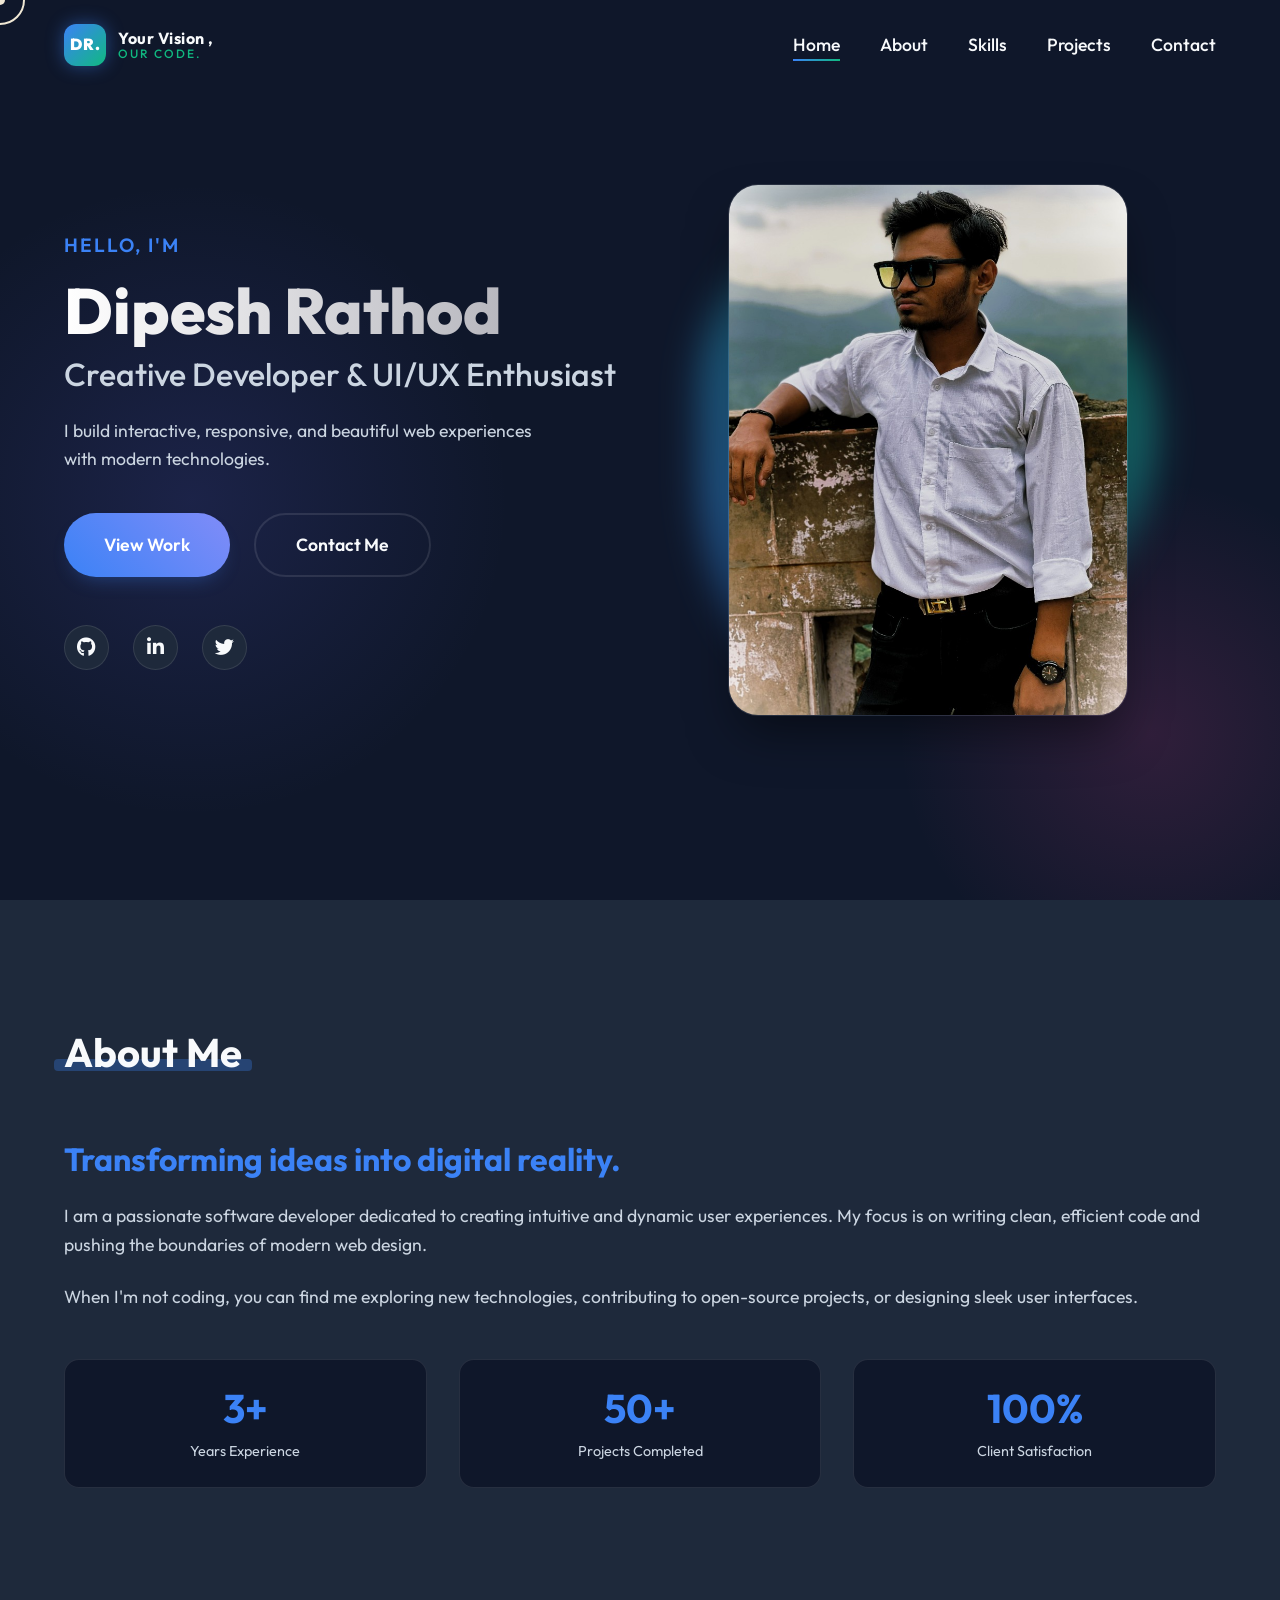
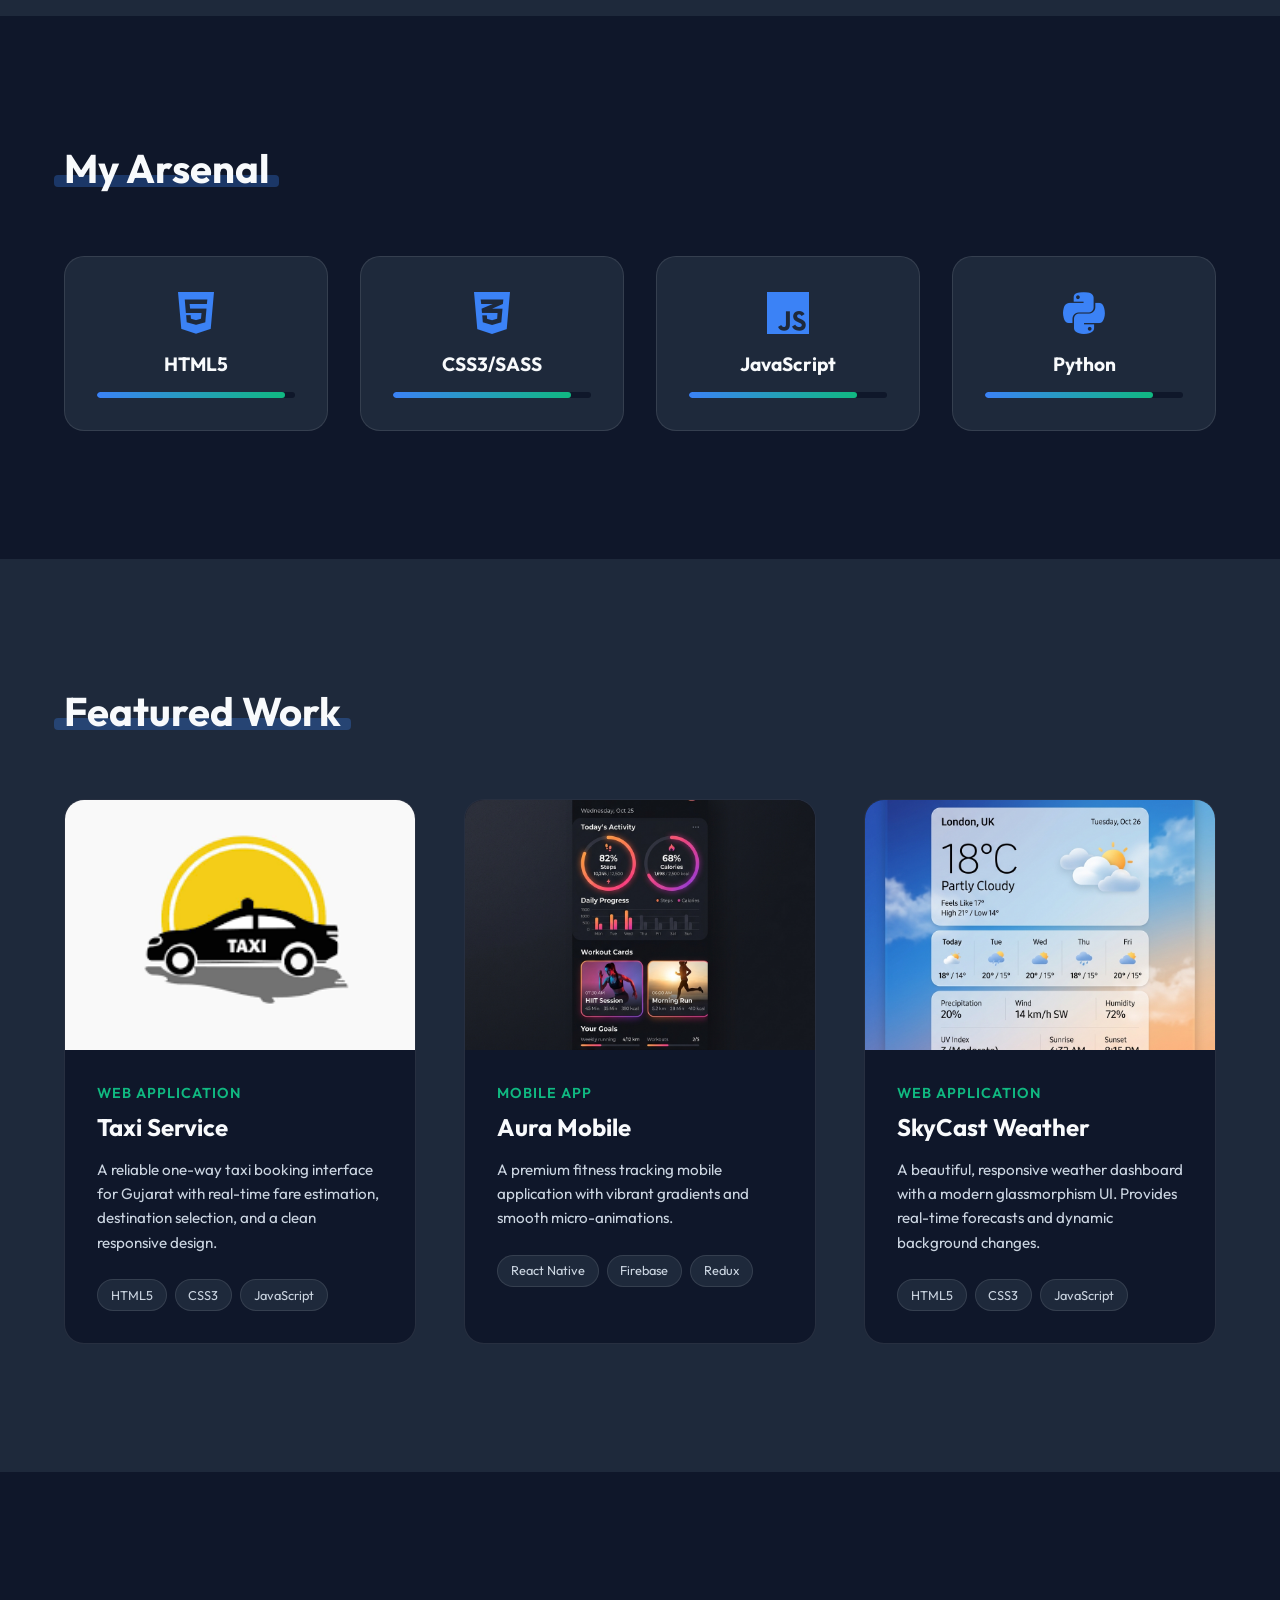
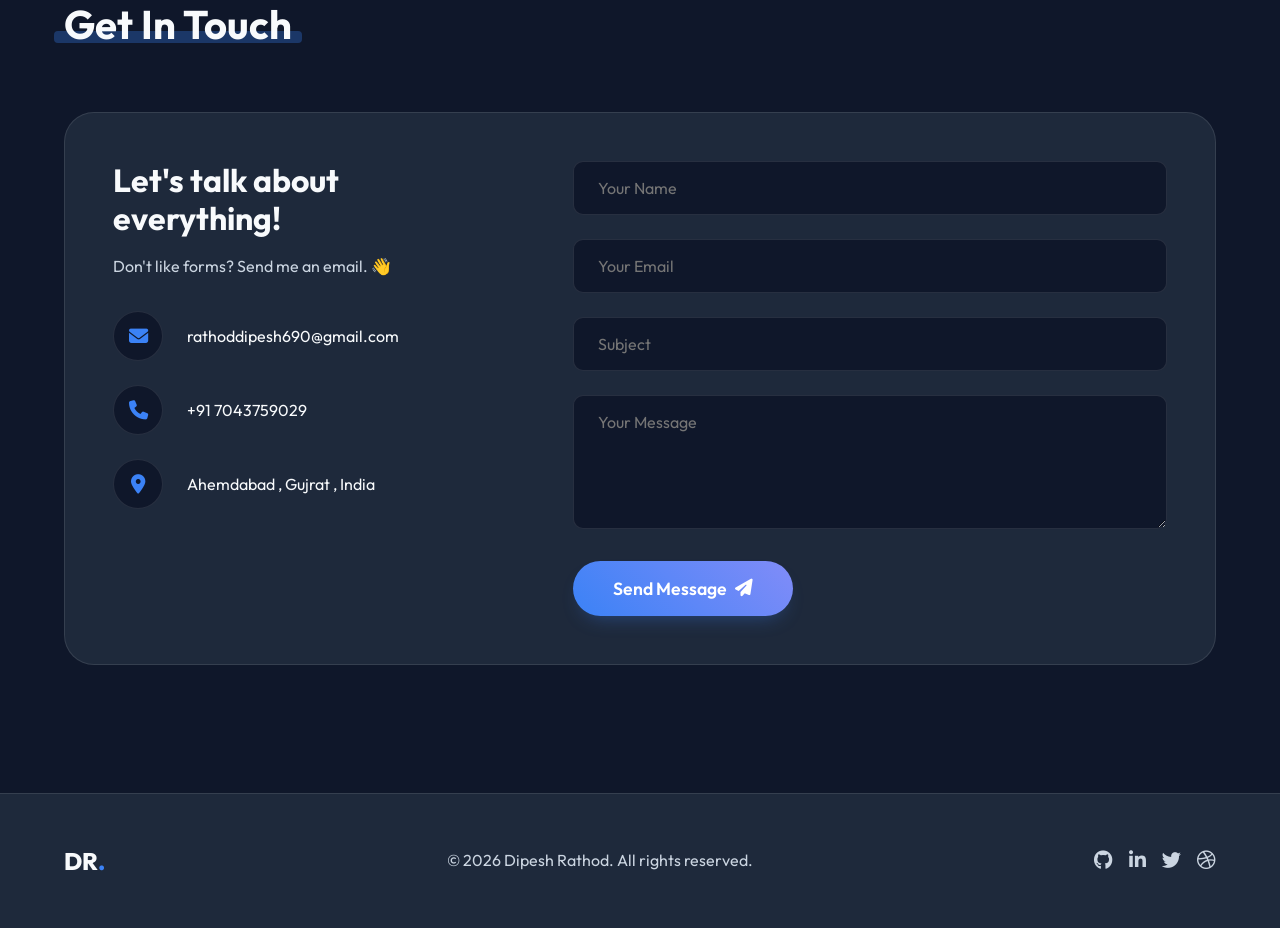
<file: index.html>
<!DOCTYPE html>
<html lang="en">
<head>
    <meta charset="UTF-8">
    <meta name="viewport" content="width=device-width, initial-scale=1.0">
    <title>Dipesh Rathod | Creative Developer</title>
    <meta name="description" content="Portfolio of Dipesh Rathod, a creative developer specializing in modern, beautiful web applications.">
    <link rel="stylesheet" href="styles.css">
    <link href="https://fonts.googleapis.com/css2?family=Outfit:wght@300;400;500;600;700;800&display=swap" rel="stylesheet">
    <link rel="stylesheet" href="https://cdnjs.cloudflare.com/ajax/libs/font-awesome/6.4.0/css/all.min.css">
</head>
<body>
    <div class="cursor-dot" id="cursor-dot"></div>
    <div class="cursor-outline" id="cursor-outline"></div>

    <nav>
        <a href="#home" class="logo">
            <div class="logo-badge">
                <span class="logo-initials">DR.</span>
            </div>
            <div class="logo-text">
                <span class="logo-name">Your Vision ,</span><span class="logo-surname">Our Code.</span>
            </div>
        </a>
        <ul class="nav-links">
            <li><a href="#home" class="active">Home</a></li>
            <li><a href="#about">About</a></li>
            <li><a href="#skills">Skills</a></li>
            <li><a href="#projects">Projects</a></li>
            <li><a href="#contact">Contact</a></li>
        </ul>
        <div class="hamburger">
            <i class="fas fa-bars"></i>
        </div>
    </nav>

    <main>
        <!-- Home Section -->
        <section id="home" class="hero">
            <div class="hero-content">
                <span class="greeting">Hello, I'm</span>
                <h1 class="glitch" data-text="Dipesh Rathod">Dipesh Rathod</h1>
                <h2 class="role">Creative Developer & UI/UX Enthusiast</h2>
                <p class="hero-desc">I build interactive, responsive, and beautiful web experiences with modern technologies.</p>
                <div class="cta-buttons">
                    <a href="#projects" class="btn btn-primary">View Work</a>
                    <a href="#contact" class="btn btn-secondary">Contact Me</a>
                </div>
                <div class="social-links">
                    <a href="https://github.com/drdevloper22"><i class="fab fa-github"></i></a>
                    <a href="#"><i class="fab fa-linkedin-in"></i></a>
                    <a href="#"><i class="fab fa-twitter"></i></a>
                </div>
            </div>
            <div class="hero-image-wrapper">
                <div class="blob"></div>
                <img src="my_profile.jpg" alt="Dipesh Rathod" class="hero-img">
            </div>
        </section>

        <!-- About Section -->
        <section id="about" class="about">
            <div class="section-title">
                <h2>About Me</h2>
                <div class="underline"></div>
            </div>
            <div class="about-content">
                <div class="about-text">
                    <h3>Transforming ideas into digital reality.</h3>
                    <p>I am a passionate software developer dedicated to creating intuitive and dynamic user experiences. My focus is on writing clean, efficient code and pushing the boundaries of modern web design.</p>
                    <p>When I'm not coding, you can find me exploring new technologies, contributing to open-source projects, or designing sleek user interfaces.</p>
                    <div class="stats">
                        <div class="stat-item">
                            <h4>3+</h4>
                            <p>Years Experience</p>
                        </div>
                        <div class="stat-item">
                            <h4>50+</h4>
                            <p>Projects Completed</p>
                        </div>
                        <div class="stat-item">
                            <h4>100%</h4>
                            <p>Client Satisfaction</p>
                        </div>
                    </div>
                </div>
            </div>
        </section>

        <!-- Skills Section -->
        <section id="skills" class="skills">
            <div class="section-title">
                <h2>My Arsenal</h2>
                <div class="underline"></div>
            </div>
            <div class="skills-grid">
                <div class="skill-card">
                    <i class="fab fa-html5"></i>
                    <h3>HTML5</h3>
                    <div class="progress-bar"><div class="progress" style="width: 95%;"></div></div>
                </div>
                <div class="skill-card">
                    <i class="fab fa-css3-alt"></i>
                    <h3>CSS3/SASS</h3>
                    <div class="progress-bar"><div class="progress" style="width: 90%;"></div></div>
                </div>
                <div class="skill-card">
                    <i class="fab fa-js"></i>
                    <h3>JavaScript</h3>
                    <div class="progress-bar"><div class="progress" style="width: 85%;"></div></div>
                </div>
                <div class="skill-card">
                    <i class="fab fa-python"></i>
                    <h3>Python</h3>
                    <div class="progress-bar"><div class="progress" style="width: 85%;"></div></div>
                </div>
            </div>
        </section>

        <!-- Projects Section -->
        <section id="projects" class="projects">
            <div class="section-title">
                <h2>Featured Work</h2>
                <div class="underline"></div>
            </div>
            <div class="projects-grid">
                <!-- Project 1 -->
                <div class="project-card">
                    <div class="project-img">
                        <img src="[data-uri]" alt="Project 1">
                        <div class="project-overlay">
                            <a href="taxi.html" class="view-btn"><i class="fas fa-external-link-alt"></i></a>
                            <a href="#" class="view-btn"><i class="fab fa-github" ></i></a>
                        </div>
                    </div>
                    <div class="project-info">
                        <span class="project-category">Web Application</span>
                        <h3>Taxi Service</h3>
                        <p>A reliable one-way taxi booking interface for Gujarat with real-time fare estimation, destination selection, and a clean responsive design.</p>
                        <div class="tech-stack">
                            <span>HTML5</span>
                            <span>CSS3</span>
                            <span>JavaScript</span>
                        </div>
                    </div>
                </div>

                <!-- Project 2 -->
                <div class="project-card">
                    <div class="project-img">
                        <img src="fitness_app_mockup.png" alt="Aura Mobile Fitness App">
                        <div class="project-overlay">
                            <a href="fitness.html" class="view-btn"><i class="fas fa-external-link-alt"></i></a>
                            <a href="#" class="view-btn"><i class="fab fa-github"></i></a>
                        </div>
                    </div>
                    <div class="project-info">
                        <span class="project-category">Mobile App</span>
                        <h3>Aura Mobile</h3>
                        <p>A premium fitness tracking mobile application with vibrant gradients and smooth micro-animations.</p>
                        <div class="tech-stack">
                            <span>React Native</span>
                            <span>Firebase</span>
                            <span>Redux</span>
                        </div>
                    </div>
                </div>

                <!-- Project 3 -->
                <div class="project-card">
                    <div class="project-img">
                        <img src="samsung_weather_mockup.png" alt="SkyCast Weather App">
                        <div class="project-overlay">
                            <a href="weather.html" class="view-btn"><i class="fas fa-external-link-alt"></i></a>
                            <a href="#" class="view-btn"><i class="fab fa-github"></i></a>
                        </div>
                    </div>
                    <div class="project-info">
                        <span class="project-category">Web Application</span>
                        <h3>SkyCast Weather</h3>
                        <p>A beautiful, responsive weather dashboard with a modern glassmorphism UI. Provides real-time forecasts and dynamic background changes.</p>
                        <div class="tech-stack">
                            <span>HTML5</span>
                            <span>CSS3</span>
                            <span>JavaScript</span>
                        </div>
                    </div>
                </div>
            </div>
        </section>

        <!-- Contact Section -->
        <section id="contact" class="contact">
            <div class="section-title">
                <h2>Get In Touch</h2>
                <div class="underline"></div>
            </div>
            <div class="contact-container">
                <div class="contact-info">
                    <h3>Let's talk about everything!</h3>
                    <p>Don't like forms? Send me an email. 👋</p>
                    <div class="info-item">
                        <i class="fas fa-envelope"></i>
                        <span>rathoddipesh690@gmail.com</span>
                    </div>
                    <div class="info-item">
                        <i class="fas fa-phone"></i>
                        <span>+91 7043759029</span>
                    </div>
                    <div class="info-item">
                        <i class="fas fa-map-marker-alt"></i>
                        <span>Ahemdabad , Gujrat , India </span>
                    </div>
                </div>
                <form class="contact-form" id="contactForm">
                    <div class="input-group">
                        <input type="text" id="name" required placeholder="Your Name">
                    </div>
                    <div class="input-group">
                        <input type="email" id="email" required placeholder="Your Email">
                    </div>
                    <div class="input-group">
                        <input type="text" id="subject" required placeholder="Subject">
                    </div>
                    <div class="input-group">
                        <textarea id="message" rows="5" required placeholder="Your Message"></textarea>
                    </div>
                    <button type="submit" class="btn btn-primary submit-btn">Send Message <i class="fas fa-paper-plane"></i></button>
                </form>
            </div>
        </section>
    </main>

    <footer>
        <div class="footer-content">
            <div class="footer-logo">DR<span>.</span></div>
            <p>&copy; 2026 Dipesh Rathod. All rights reserved.</p>
            <div class="footer-socials">
                <a href="#"><i class="fab fa-github"></i></a>
                <a href="#"><i class="fab fa-linkedin-in"></i></a>
                <a href="#"><i class="fab fa-twitter"></i></a>
                <a href="#"><i class="fab fa-dribbble"></i></a>
            </div>
        </div>
    </footer>

    <script src="script.js"></script>
</body>
</html>
</file>
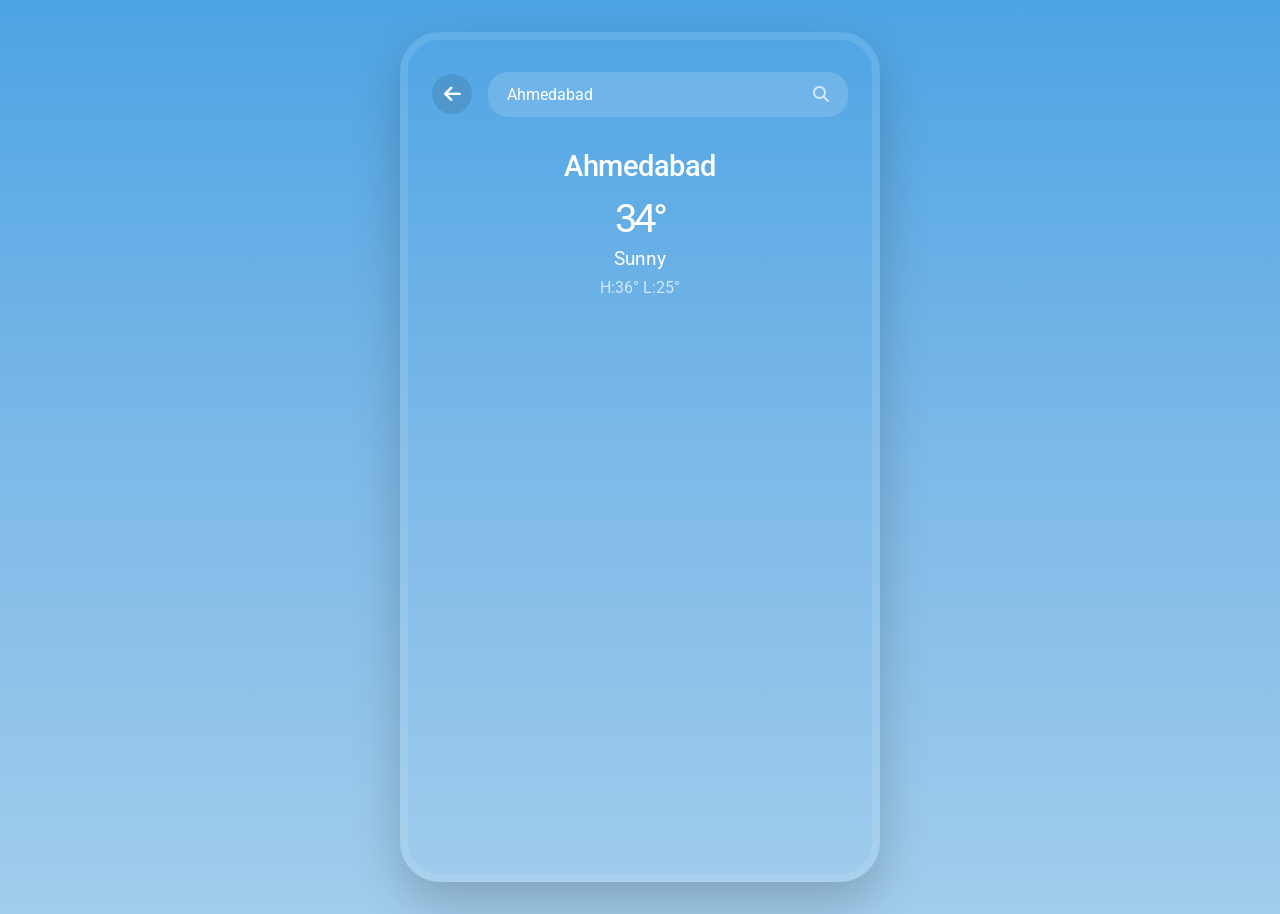
<file: weather.html>
<!DOCTYPE html>
<html lang="en">
<head>
    <meta charset="UTF-8">
    <meta name="viewport" content="width=device-width, initial-scale=1.0">
    <title>SkyCast Weather</title>
    <!-- Icons -->
    <link rel="stylesheet" href="https://cdnjs.cloudflare.com/ajax/libs/font-awesome/6.4.0/css/all.min.css">
    <!-- CSS -->
    <link rel="stylesheet" href="weather.css">
</head>
<body>

    <div class="weather-app">
        <!-- Header -->
        <div class="app-header">
            <a href="index.html" class="back-btn"><i class="fas fa-arrow-left"></i></a>
            <div class="search-container">
                <input type="text" id="cityInput" placeholder="Search city..." value="Ahmedabad">
                <i class="fas fa-search" id="searchBtn" style="cursor: pointer;"></i>
            </div>
        </div>

        <!-- Main Info -->
        <div class="current-weather">
            <div class="location-name" id="cityName">Ahmedabad</div>
            <div class="main-temp">
                <span id="tempValue">34</span><span>°</span>
            </div>
            <div class="weather-desc" id="weatherDesc">Sunny</div>
            <div class="high-low">H:36° L:25°</div>
        </div>

        <!-- Cards Grid -->
        <div class="cards-grid">
            
            <!-- Hourly Forecast (Full width) -->
            <div class="weather-card full-width">
                <div class="card-header">
                    <i class="far fa-clock"></i> Hourly forecast
                </div>
                <div class="hourly-forecast" id="hourlyForecast">
                    <!-- Hourly items injected via JS -->
                </div>
            </div>

            <!-- UV Index -->
            <div class="weather-card">
                <div class="card-header">
                    <i class="fas fa-sun"></i> UV Index
                </div>
                <div class="card-value" id="uvIndex">--</div>
                <div class="card-desc">Max today</div>
            </div>

            <!-- Humidity -->
            <div class="weather-card">
                <div class="card-header">
                    <i class="fas fa-tint"></i> Humidity
                </div>
                <div class="card-value" id="humidity">--%</div>
            </div>

            <!-- Wind -->
            <div class="weather-card">
                <div class="card-header">
                    <i class="fas fa-wind"></i> Wind
                </div>
                <div class="card-value" id="windSpeed">-- km/h</div>
            </div>

            <!-- Feel Like -->
            <div class="weather-card">
                <div class="card-header">
                    <i class="fas fa-thermometer-half"></i> Feels Like
                </div>
                <div class="card-value" id="feelsLike">--°</div>
            </div>

        </div>
    </div>

    <script>
        const searchBtn = document.getElementById('searchBtn');
        const cityInput = document.getElementById('cityInput');
        const tempValue = document.getElementById('tempValue');
        const weatherDesc = document.getElementById('weatherDesc');
        const cityName = document.getElementById('cityName');
        const humidity = document.getElementById('humidity');
        const windSpeed = document.getElementById('windSpeed');
        const uvIndex = document.getElementById('uvIndex');
        const feelsLike = document.getElementById('feelsLike');
        const hourlyForecast = document.getElementById('hourlyForecast');

        searchBtn.addEventListener('click', fetchWeatherData);
        cityInput.addEventListener('keypress', (e) => {
            if (e.key === 'Enter') fetchWeatherData();
        });

        // Map WMO Weather codes to UI text and FontAwesome icons
        function getWeatherInfo(code, isDay) {
            let desc = "Clear";
            let icon = isDay ? "fas fa-sun color-sun" : "fas fa-moon color-cloud";
            let bg = isDay 
                ? "linear-gradient(180deg, #4da4e4 0%, #7db9e8 50%, #a2cdec 100%)" 
                : "linear-gradient(180deg, #16222A 0%, #3A6073 100%)";

            if (code === 0) {
                desc = "Clear";
            } else if ([1, 2, 3].includes(code)) {
                desc = "Partly Cloudy";
                icon = isDay ? "fas fa-cloud-sun color-cloud" : "fas fa-cloud-moon color-cloud";
                bg = isDay 
                    ? "linear-gradient(180deg, #6c8a9e 0%, #95abbb 50%, #b2c3cf 100%)"
                    : "linear-gradient(180deg, #2c3e50 0%, #3498db 100%)";
            } else if ([45, 48].includes(code)) {
                desc = "Fog";
                icon = "fas fa-smog color-cloud";
                bg = "linear-gradient(180deg, #6c8a9e 0%, #95abbb 50%, #b2c3cf 100%)";
            } else if ([51, 53, 55, 56, 57, 61, 63, 65, 66, 67, 80, 81, 82].includes(code)) {
                desc = "Rain";
                icon = "fas fa-cloud-showers-heavy color-rain";
                bg = "linear-gradient(180deg, #4a5c6d 0%, #687989 50%, #8b99a6 100%)";
            } else if ([71, 73, 75, 77, 85, 86].includes(code)) {
                desc = "Snow";
                icon = "fas fa-snowflake color-cloud";
                bg = "linear-gradient(180deg, #83a4d4 0%, #b6fbff 100%)";
            } else if ([95, 96, 99].includes(code)) {
                desc = "Thunderstorm";
                icon = "fas fa-bolt color-sun";
                bg = "linear-gradient(180deg, #232526 0%, #414345 100%)";
            }
            return { desc, icon, bg };
        }

        async function fetchWeatherData() {
            const city = cityInput.value.trim();
            if(!city) return;

            document.querySelector('.current-weather').style.animation = 'none';
            document.querySelector('.cards-grid').style.opacity = '0';

            try {
                // 1. Geocoding API to get lat/lon
                const geoRes = await fetch(`https://geocoding-api.open-meteo.com/v1/search?name=${encodeURIComponent(city)}&count=1`);
                const geoData = await geoRes.json();
                
                if (!geoData.results || geoData.results.length === 0) {
                    alert("City not found!");
                    return;
                }
                
                const location = geoData.results[0];
                const lat = location.latitude;
                const lon = location.longitude;
                cityName.textContent = `${location.name}, ${location.country_code}`;

                // 2. Weather API
                const weatherRes = await fetch(`https://api.open-meteo.com/v1/forecast?latitude=${lat}&longitude=${lon}&current=temperature_2m,relative_humidity_2m,apparent_temperature,is_day,weather_code,wind_speed_10m&hourly=temperature_2m,weather_code&daily=uv_index_max&timezone=auto`);
                const data = await weatherRes.json();

                const current = data.current;
                const daily = data.daily;
                const hourly = data.hourly;

                // Update UI
                tempValue.textContent = Math.round(current.temperature_2m);
                humidity.textContent = current.relative_humidity_2m + '%';
                windSpeed.textContent = current.wind_speed_10m + ' km/h';
                feelsLike.textContent = Math.round(current.apparent_temperature) + '°';
                uvIndex.textContent = daily.uv_index_max[0] ? Math.round(daily.uv_index_max[0]) : '--';

                const info = getWeatherInfo(current.weather_code, current.is_day);
                weatherDesc.textContent = info.desc;
                document.body.style.background = info.bg;

                // Update Hourly Forecast (next 5 hours)
                hourlyForecast.innerHTML = '';
                const currentHourStr = current.time.slice(0, 13); // e.g. "2023-10-25T14"
                let startIndex = hourly.time.findIndex(t => t.startsWith(currentHourStr));
                if (startIndex === -1) startIndex = 0;

                for (let i = 0; i < 6; i++) {
                    const idx = startIndex + i;
                    if (idx >= hourly.time.length) break;

                    const timeStr = hourly.time[idx];
                    const dateObj = new Date(timeStr);
                    let displayTime = i === 0 ? "Now" : dateObj.getHours() + ":00";
                    
                    const hTemp = Math.round(hourly.temperature_2m[idx]);
                    const hCode = hourly.weather_code[idx];
                    const hIsDay = (dateObj.getHours() > 6 && dateObj.getHours() < 19) ? 1 : 0; // rough estimate for hourly icon
                    
                    const hInfo = getWeatherInfo(hCode, hIsDay);

                    const hourHtml = `
                        <div class="hour-item">
                            <span class="hour-time">${displayTime}</span>
                            <i class="${hInfo.icon} hour-icon"></i>
                            <span class="hour-temp">${hTemp}°</span>
                        </div>
                    `;
                    hourlyForecast.innerHTML += hourHtml;
                }

                document.querySelector('.current-weather').style.animation = 'fadeIn 0.8s ease-out forwards';
                document.querySelector('.cards-grid').style.opacity = '1';
                document.querySelector('.cards-grid').style.transition = 'opacity 0.8s ease-out';

            } catch (err) {
                console.error("Error fetching weather:", err);
                alert("Failed to fetch weather data. Please try again.");
            }
        }
        
        // Initial fetch for default city
        fetchWeatherData();
    </script>
</body>
</html>
</file>
<file: styles.css>
:root {
    --bg-color: #0f172a;
    --surface-color: #1e293b;
    --primary-color: #3b82f6;
    --primary-glow: rgba(59, 130, 246, 0.4);
    --secondary-color: #10b981;
    --text-primary: #f8fafc;
    --text-secondary: #cbd5e1;
    --border-color: rgba(255, 255, 255, 0.1);
    --glass-bg: rgba(30, 41, 59, 0.7);
    --transition: all 0.3s cubic-bezier(0.25, 0.8, 0.25, 1);
}

* {
    margin: 0;
    padding: 0;
    box-sizing: border-box;
    font-family: 'Outfit', sans-serif;
    cursor: none;
    /* Custom cursor */
}

html {
    scroll-behavior: smooth;
}

body {
    background-color: var(--bg-color);
    color: var(--text-primary);
    overflow-x: hidden;
    line-height: 1.6;
}

/* Custom Cursor */
.cursor-dot {
    width: 10px;
    height: 10px;
    background-color: white;
    border-radius: 50%;
    position: fixed;
    top: 0;
    left: 0;
    transform: translate(-50%, -50%);
    pointer-events: none;
    z-index: 9999;
    mix-blend-mode: difference;
    transition: transform 0.3s ease;
}

.cursor-outline {
    width: 50px;
    height: 50px;
    border: 2px solid white;
    border-radius: 50%;
    position: fixed;
    top: 0;
    left: 0;
    transform: translate(-50%, -50%);
    pointer-events: none;
    z-index: 9998;
    mix-blend-mode: difference;
    transition: transform 0.3s ease, border-color 0.3s ease;
}

.cursor-outline::after {
    content: '';
    position: absolute;
    top: 50%;
    left: 50%;
    width: 100%;
    height: 100%;
    background-color: white;
    border-radius: 50%;
    transform: translate(-50%, -50%) scale(0);
    transition: transform 0.3s ease;
}

.cursor-hover .cursor-dot {
    transform: translate(-50%, -50%) scale(0);
}

.cursor-hover .cursor-outline {
    transform: translate(-50%, -50%) scale(1.5);
    border-color: transparent;
}

.cursor-hover .cursor-outline::after {
    transform: translate(-50%, -50%) scale(1);
}

/* Typography & Utilities */
h1,
h2,
h3,
h4,
h5,
h6 {
    font-weight: 700;
    line-height: 1.2;
}

a {
    text-decoration: none;
    color: var(--text-primary);
    transition: var(--transition);
}

ul {
    list-style: none;
}

.section-title {
    margin-bottom: 4rem;
    position: relative;
    display: inline-block;
}

.section-title h2 {
    font-size: 2.5rem;
    position: relative;
    z-index: 1;
}

.section-title .underline {
    position: absolute;
    bottom: 5px;
    left: -10px;
    width: calc(100% + 20px);
    height: 12px;
    background: var(--primary-color);
    opacity: 0.3;
    z-index: 0;
    border-radius: 4px;
}

/* Navbar */
nav {
    position: fixed;
    top: 0;
    left: 0;
    width: 100%;
    padding: 1.5rem 5%;
    display: flex;
    justify-content: space-between;
    align-items: center;
    z-index: 1000;
    background: transparent;
    transition: var(--transition);
}

nav.scrolled {
    background: var(--glass-bg);
    backdrop-filter: blur(10px);
    border-bottom: 1px solid var(--border-color);
    padding: 1rem 5%;
}

.logo {
    display: flex;
    align-items: center;
    gap: 0.75rem;
    text-decoration: none;
    color: var(--text-primary);
}

.logo-badge {
    width: 42px;
    height: 42px;
    border-radius: 12px;
    background: linear-gradient(135deg, var(--primary-color), var(--secondary-color));
    display: flex;
    align-items: center;
    justify-content: center;
    box-shadow: 0 0 18px rgba(59, 130, 246, 0.45);
    transition: var(--transition);
    flex-shrink: 0;
}

.logo:hover .logo-badge {
    box-shadow: 0 0 28px rgba(59, 130, 246, 0.7);
    transform: rotate(-5deg) scale(1.05);
}

.logo-initials {
    font-size: 1rem;
    font-weight: 900;
    color: #ffffff;
    letter-spacing: 1px;
    font-family: 'Outfit', sans-serif;
}

.logo-text {
    display: flex;
    flex-direction: column;
    line-height: 1.1;
}

.logo-name {
    font-size: 1rem;
    font-weight: 700;
    color: var(--text-primary);
    letter-spacing: 0.5px;
}

.logo-surname {
    font-size: 0.75rem;
    font-weight: 500;
    color: var(--secondary-color);
    letter-spacing: 2px;
    text-transform: uppercase;
}

.nav-links {
    display: flex;
    gap: 2.5rem;
}

.nav-links li a {
    font-weight: 500;
    font-size: 1.1rem;
    position: relative;
}

.nav-links li a::after {
    content: '';
    position: absolute;
    bottom: -5px;
    left: 0;
    width: 0;
    height: 2px;
    background: linear-gradient(90deg, var(--primary-color), var(--secondary-color));
    transition: var(--transition);
}

.nav-links li a:hover::after,
.nav-links li a.active::after {
    width: 100%;
}

.hamburger {
    display: none;
    font-size: 1.5rem;
    cursor: pointer;
}

/* Hero Section */
.hero {
    min-height: 100vh;
    display: flex;
    align-items: center;
    padding: 0 5%;
    position: relative;
    overflow: hidden;
}

/* Background Gradients */
.hero::before {
    content: '';
    position: absolute;
    top: 20%;
    left: -10%;
    width: 50vw;
    height: 50vw;
    background: radial-gradient(circle, rgba(99, 102, 241, 0.15) 0%, rgba(0, 0, 0, 0) 70%);
    border-radius: 50%;
    z-index: -1;
}

.hero::after {
    content: '';
    position: absolute;
    bottom: -10%;
    right: -10%;
    width: 40vw;
    height: 40vw;
    background: radial-gradient(circle, rgba(236, 72, 153, 0.15) 0%, rgba(0, 0, 0, 0) 70%);
    border-radius: 50%;
    z-index: -1;
}

.hero-content {
    flex: 1;
    z-index: 1;
}

.greeting {
    font-size: 1.2rem;
    color: var(--primary-color);
    font-weight: 600;
    letter-spacing: 2px;
    text-transform: uppercase;
    display: block;
    margin-bottom: 1rem;
}

.glitch {
    font-size: 5vw;
    font-weight: 800;
    margin-bottom: 0.5rem;
    background: linear-gradient(to right, #fff, #a1a1aa);
    -webkit-background-clip: text;
    -webkit-text-fill-color: transparent;
    line-height: 1.1;
}

.role {
    font-size: 2rem;
    color: var(--text-secondary);
    font-weight: 500;
    margin-bottom: 1.5rem;
}

.hero-desc {
    max-width: 500px;
    font-size: 1.1rem;
    color: var(--text-secondary);
    margin-bottom: 2.5rem;
}

.cta-buttons {
    display: flex;
    gap: 1.5rem;
    margin-bottom: 3rem;
}

.btn {
    padding: 1rem 2.5rem;
    border-radius: 50px;
    font-weight: 600;
    font-size: 1.1rem;
    display: inline-flex;
    align-items: center;
    gap: 0.5rem;
    transition: var(--transition);
}

.btn-primary {
    background: linear-gradient(45deg, var(--primary-color), #818cf8);
    color: white;
    box-shadow: 0 10px 20px -10px var(--primary-glow);
}

.btn-primary:hover {
    transform: translateY(-3px);
    box-shadow: 0 15px 25px -10px var(--primary-glow);
}

.btn-secondary {
    background: transparent;
    color: var(--text-primary);
    border: 2px solid var(--border-color);
}

.btn-secondary:hover {
    border-color: var(--primary-color);
    background: rgba(99, 102, 241, 0.1);
    transform: translateY(-3px);
}

.social-links {
    display: flex;
    gap: 1.5rem;
}

.social-links a {
    display: flex;
    align-items: center;
    justify-content: center;
    width: 45px;
    height: 45px;
    border-radius: 50%;
    background: var(--surface-color);
    border: 1px solid var(--border-color);
    font-size: 1.2rem;
    transition: var(--transition);
}

.social-links a:hover {
    background: var(--primary-color);
    border-color: var(--primary-color);
    transform: translateY(-5px) rotate(10deg);
}

.hero-image-wrapper {
    flex: 1;
    display: flex;
    justify-content: center;
    align-items: center;
    position: relative;
}

.blob {
    position: absolute;
    width: 450px;
    height: 450px;
    background: linear-gradient(45deg, var(--primary-color), var(--secondary-color));
    border-radius: 40% 60% 70% 30% / 40% 50% 60% 50%;
    animation: morph 8s ease-in-out infinite;
    z-index: 0;
    opacity: 0.6;
    filter: blur(20px);
}

@keyframes morph {

    0%,
    100% {
        border-radius: 40% 60% 70% 30% / 40% 50% 60% 50%;
    }

    34% {
        border-radius: 70% 30% 50% 50% / 30% 30% 70% 70%;
    }

    67% {
        border-radius: 100% 60% 60% 100% / 100% 100% 60% 60%;
    }
}

.hero-img {
    position: relative;
    z-index: 1;
    width: 100%;
    max-width: 400px;
    height: auto;
    border-radius: 30px;
    box-shadow: 0 25px 50px -12px rgba(0, 0, 0, 0.5);
    border: 1px solid var(--border-color);
    object-fit: cover;
    animation: float 6s ease-in-out infinite;
}

@keyframes float {
    0% {
        transform: translateY(0px);
    }

    50% {
        transform: translateY(-20px);
    }

    100% {
        transform: translateY(0px);
    }
}

/* Sections General */
section {
    padding: 8rem 5%;
}

/* About Section */
.about {
    background: var(--surface-color);
    position: relative;
}

.about-content {
    display: flex;
    gap: 4rem;
    align-items: center;
}

.about-text {
    flex: 1;
}

.about-text h3 {
    font-size: 2rem;
    margin-bottom: 1.5rem;
    color: var(--primary-color);
}

.about-text p {
    color: var(--text-secondary);
    font-size: 1.1rem;
    margin-bottom: 1.5rem;
}

.stats {
    display: flex;
    gap: 2rem;
    margin-top: 3rem;
}

.stat-item {
    background: var(--bg-color);
    padding: 1.5rem;
    border-radius: 15px;
    border: 1px solid var(--border-color);
    text-align: center;
    flex: 1;
    transition: var(--transition);
}

.stat-item:hover {
    border-color: var(--primary-color);
    transform: translateY(-5px);
}

.stat-item h4 {
    font-size: 2.5rem;
    color: var(--primary-color);
    margin-bottom: 0.5rem;
}

.stat-item p {
    margin: 0;
    font-size: 0.9rem;
}

/* Skills Section */
.skills {
    position: relative;
}

.skills-grid {
    display: grid;
    grid-template-columns: repeat(auto-fit, minmax(150px, 1fr));
    gap: 2rem;
}

.skill-card {
    background: var(--surface-color);
    padding: 2rem;
    border-radius: 20px;
    text-align: center;
    border: 1px solid var(--border-color);
    transition: var(--transition);
    position: relative;
    overflow: hidden;
}

.skill-card::before {
    content: '';
    position: absolute;
    top: 0;
    left: -100%;
    width: 100%;
    height: 100%;
    background: linear-gradient(90deg, transparent, rgba(255, 255, 255, 0.05), transparent);
    transition: 0.5s;
}

.skill-card:hover::before {
    left: 100%;
}

.skill-card:hover {
    transform: translateY(-10px);
    border-color: var(--primary-color);
    box-shadow: 0 10px 30px -15px var(--primary-glow);
}

.skill-card i {
    font-size: 3rem;
    color: var(--primary-color);
    margin-bottom: 1rem;
}

.skill-card h3 {
    margin-bottom: 1rem;
    font-size: 1.2rem;
}

.progress-bar {
    width: 100%;
    height: 6px;
    background: var(--bg-color);
    border-radius: 10px;
    overflow: hidden;
}

.progress {
    height: 100%;
    background: linear-gradient(90deg, var(--primary-color), var(--secondary-color));
    border-radius: 10px;
    transform-origin: left;
    animation: loadProgress 2s ease-out forwards;
}

@keyframes loadProgress {
    0% {
        transform: scaleX(0);
    }

    100% {
        transform: scaleX(1);
    }
}

/* Projects Section */
.projects {
    background: var(--surface-color);
}

.projects-grid {
    display: grid;
    grid-template-columns: repeat(auto-fit, minmax(320px, 1fr));
    gap: 3rem;
}

.project-card {
    background: var(--bg-color);
    border-radius: 20px;
    overflow: hidden;
    border: 1px solid var(--border-color);
    transition: var(--transition);
}

.project-card:hover {
    transform: translateY(-10px);
    box-shadow: 0 20px 40px -20px rgba(0, 0, 0, 0.5);
    border-color: rgba(99, 102, 241, 0.3);
}

.project-img {
    position: relative;
    width: 100%;
    height: 250px;
    overflow: hidden;
}

.project-img img {
    width: 100%;
    height: 100%;
    object-fit: cover;
    transition: transform 0.5s ease;
}

.project-card:hover .project-img img {
    transform: scale(1.1);
}

.project-overlay {
    position: absolute;
    top: 0;
    left: 0;
    width: 100%;
    height: 100%;
    background: rgba(10, 10, 14, 0.8);
    display: flex;
    justify-content: center;
    align-items: center;
    gap: 1rem;
    opacity: 0;
    transition: var(--transition);
}

.project-card:hover .project-overlay {
    opacity: 1;
}

.view-btn {
    width: 50px;
    height: 50px;
    background: var(--primary-color);
    border-radius: 50%;
    display: flex;
    justify-content: center;
    align-items: center;
    color: white;
    font-size: 1.2rem;
    transform: translateY(20px);
    transition: var(--transition);
}

.project-card:hover .view-btn {
    transform: translateY(0);
}

.view-btn:hover {
    background: white;
    color: var(--primary-color);
    transform: scale(1.1) !important;
}

.project-info {
    padding: 2rem;
}

.project-category {
    color: var(--secondary-color);
    font-size: 0.9rem;
    font-weight: 600;
    text-transform: uppercase;
    letter-spacing: 1px;
    margin-bottom: 0.5rem;
    display: block;
}

.project-info h3 {
    font-size: 1.5rem;
    margin-bottom: 1rem;
}

.project-info p {
    color: var(--text-secondary);
    margin-bottom: 1.5rem;
    font-size: 0.95rem;
}

.tech-stack {
    display: flex;
    flex-wrap: wrap;
    gap: 0.5rem;
}

.tech-stack span {
    padding: 0.3rem 0.8rem;
    background: var(--surface-color);
    border: 1px solid var(--border-color);
    border-radius: 50px;
    font-size: 0.8rem;
    color: var(--text-secondary);
}

/* Contact Section */
.contact-container {
    display: flex;
    gap: 4rem;
    background: var(--surface-color);
    padding: 3rem;
    border-radius: 30px;
    border: 1px solid var(--border-color);
}

.contact-info {
    flex: 1;
}

.contact-info h3 {
    font-size: 2rem;
    margin-bottom: 1rem;
}

.contact-info p {
    color: var(--text-secondary);
    margin-bottom: 2rem;
}

.info-item {
    display: flex;
    align-items: center;
    gap: 1.5rem;
    margin-bottom: 1.5rem;
}

.info-item i {
    width: 50px;
    height: 50px;
    background: var(--bg-color);
    display: flex;
    justify-content: center;
    align-items: center;
    border-radius: 50%;
    color: var(--primary-color);
    font-size: 1.2rem;
    border: 1px solid var(--border-color);
}

.contact-form {
    flex: 1.5;
    display: flex;
    flex-direction: column;
    gap: 1.5rem;
}

.input-group input,
.input-group textarea {
    width: 100%;
    padding: 1rem 1.5rem;
    background: var(--bg-color);
    border: 1px solid var(--border-color);
    border-radius: 10px;
    color: var(--text-primary);
    font-size: 1rem;
    transition: var(--transition);
}

.input-group input:focus,
.input-group textarea:focus {
    outline: none;
    border-color: var(--primary-color);
    box-shadow: 0 0 0 2px rgba(99, 102, 241, 0.2);
}

.submit-btn {
    width: max-content;
    border: none;
    cursor: none;
}

/* Footer */
footer {
    padding: 3rem 5%;
    border-top: 1px solid var(--border-color);
    background: var(--surface-color);
}

.footer-content {
    display: flex;
    justify-content: space-between;
    align-items: center;
}

.footer-logo {
    font-size: 1.5rem;
    font-weight: 800;
}

.footer-logo span {
    color: var(--primary-color);
}

.footer-content p {
    color: var(--text-secondary);
}

.footer-socials {
    display: flex;
    gap: 1rem;
}

.footer-socials a {
    color: var(--text-secondary);
    font-size: 1.2rem;
}

.footer-socials a:hover {
    color: var(--primary-color);
}

/* Responsive */
@media (max-width: 992px) {
    .hero {
        flex-direction: column-reverse;
        justify-content: center;
        text-align: center;
        padding-top: 6rem;
    }

    .hero-desc {
        margin: 0 auto 2.5rem;
    }

    .cta-buttons {
        justify-content: center;
    }

    .social-links {
        justify-content: center;
    }

    .hero-image-wrapper {
        margin-bottom: 3rem;
    }

    .about-content {
        flex-direction: column;
    }

    .contact-container {
        flex-direction: column;
    }
}

@media (max-width: 768px) {
    .nav-links {
        position: fixed;
        top: 0;
        right: -100%;
        width: 70%;
        height: 100vh;
        background: var(--surface-color);
        flex-direction: column;
        justify-content: center;
        align-items: center;
        transition: 0.5s ease;
    }

    .nav-links.active {
        right: 0;
        box-shadow: -10px 0 30px rgba(0, 0, 0, 0.5);
    }

    .hamburger {
        display: block;
        z-index: 1001;
    }

    .glitch {
        font-size: 12vw;
    }

    .footer-content {
        flex-direction: column;
        gap: 1rem;
        text-align: center;
    }
}

/* Scroll Animation classes */
.hidden {
    opacity: 0;
    transform: translateY(30px);
    transition: all 0.8s ease-out;
}

.show {
    opacity: 1;
    transform: translateY(0);
}
</file>
<file: weather.css>
@import url('https://fonts.googleapis.com/css2?family=Roboto:wght@300;400;500;700&display=swap');

:root {
  --text-primary: #ffffff;
  --text-secondary: rgba(255, 255, 255, 0.7);
  --card-bg: rgba(255, 255, 255, 0.15);
  --card-bg-hover: rgba(255, 255, 255, 0.25);
  --card-radius: 28px;
}

* {
  margin: 0;
  padding: 0;
  box-sizing: border-box;
}

body {
  font-family: 'Roboto', sans-serif;
  background: linear-gradient(180deg, #4da4e4 0%, #7db9e8 50%, #a2cdec 100%);
  color: var(--text-primary);
  min-height: 100vh;
  display: flex;
  justify-content: center;
  transition: background 0.8s ease;
  overflow-x: hidden;
}

/* App Container acting like a mobile screen */
.weather-app {
  width: 100%;
  max-width: 480px;
  min-height: 100vh;
  padding: 2rem 1.5rem;
  display: flex;
  flex-direction: column;
}

/* Header & Search */
.app-header {
  display: flex;
  justify-content: space-between;
  align-items: center;
  margin-bottom: 2rem;
}

.back-btn {
  color: var(--text-primary);
  text-decoration: none;
  font-size: 1.2rem;
  background: rgba(0,0,0,0.1);
  width: 40px; height: 40px;
  border-radius: 50%;
  display: flex;
  align-items: center;
  justify-content: center;
  transition: background 0.2s;
}

.back-btn:hover {
  background: rgba(0,0,0,0.2);
}

.search-container {
  flex: 1;
  margin-left: 1rem;
  position: relative;
}

.search-container input {
  width: 100%;
  background: var(--card-bg);
  border: none;
  padding: 0.8rem 1.2rem;
  border-radius: 20px;
  color: white;
  font-size: 1rem;
  font-family: 'Roboto', sans-serif;
  outline: none;
  backdrop-filter: blur(10px);
  -webkit-backdrop-filter: blur(10px);
}

.search-container input::placeholder {
  color: var(--text-secondary);
}

.search-container i {
  position: absolute;
  right: 1.2rem;
  top: 50%;
  transform: translateY(-50%);
  color: var(--text-secondary);
}

/* Main Current Weather */
.current-weather {
  text-align: center;
  margin-bottom: 3rem;
  animation: fadeIn 0.8s ease-out forwards;
}

@keyframes fadeIn {
  from { opacity: 0; transform: translateY(10px); }
  to { opacity: 1; transform: translateY(0); }
}

.location-name {
  font-size: 1.8rem;
  font-weight: 500;
  margin-bottom: 0.5rem;
  letter-spacing: -0.5px;
}

.main-temp {
  font-size: 6rem;
  font-weight: 300;
  line-height: 1;
  margin-bottom: 0.5rem;
  display: flex;
  justify-content: center;
  align-items: flex-start;
  letter-spacing: -3px;
}

.main-temp span {
  font-size: 2.5rem;
  font-weight: 400;
  margin-top: 0.5rem;
}

.weather-desc {
  font-size: 1.2rem;
  font-weight: 400;
  margin-bottom: 0.5rem;
  text-transform: capitalize;
}

.high-low {
  font-size: 1rem;
  color: var(--text-secondary);
  font-weight: 400;
}

/* Weather Cards Grid */
.cards-grid {
  display: grid;
  grid-template-columns: 1fr 1fr;
  gap: 1rem;
}

/* Card Styling */
.weather-card {
  background: var(--card-bg);
  backdrop-filter: blur(15px);
  -webkit-backdrop-filter: blur(15px);
  border-radius: var(--card-radius);
  padding: 1.25rem;
  transition: background 0.3s ease;
  display: flex;
  flex-direction: column;
}

.weather-card.full-width {
  grid-column: 1 / -1;
}

.weather-card:hover {
  background: var(--card-bg-hover);
}

.card-header {
  font-size: 0.85rem;
  font-weight: 500;
  color: var(--text-secondary);
  display: flex;
  align-items: center;
  gap: 0.5rem;
  margin-bottom: 1rem;
  text-transform: uppercase;
}

.card-header i {
  font-size: 1rem;
}

/* Hourly Forecast */
.hourly-forecast {
  display: flex;
  justify-content: space-between;
  overflow-x: auto;
  padding-bottom: 0.5rem;
  scrollbar-width: none; /* Firefox */
}

.hourly-forecast::-webkit-scrollbar {
  display: none; /* Chrome */
}

.hour-item {
  display: flex;
  flex-direction: column;
  align-items: center;
  min-width: 60px;
  gap: 0.8rem;
}

.hour-time {
  font-size: 0.9rem;
  font-weight: 500;
}

.hour-icon {
  font-size: 1.8rem;
  filter: drop-shadow(0 2px 4px rgba(0,0,0,0.1));
}

.hour-temp {
  font-size: 1.1rem;
  font-weight: 500;
}

/* Grid Values */
.card-value {
  font-size: 1.8rem;
  font-weight: 400;
  margin-top: auto;
}

.card-desc {
  font-size: 0.9rem;
  margin-top: 0.5rem;
}

/* Sun Icon Color Classes */
.color-sun { color: #ffd700; }
.color-cloud { color: #ffffff; }
.color-rain { color: #82c4ff; }

/* Desktop adjustments */
@media (min-width: 768px) {
  body {
    align-items: center;
  }
  .weather-app {
    border-radius: 40px;
    box-shadow: 0 20px 50px rgba(0,0,0,0.2);
    border: 8px solid rgba(255,255,255,0.1);
    min-height: 850px;
    margin: 2rem 0;
  }
}
</file>
